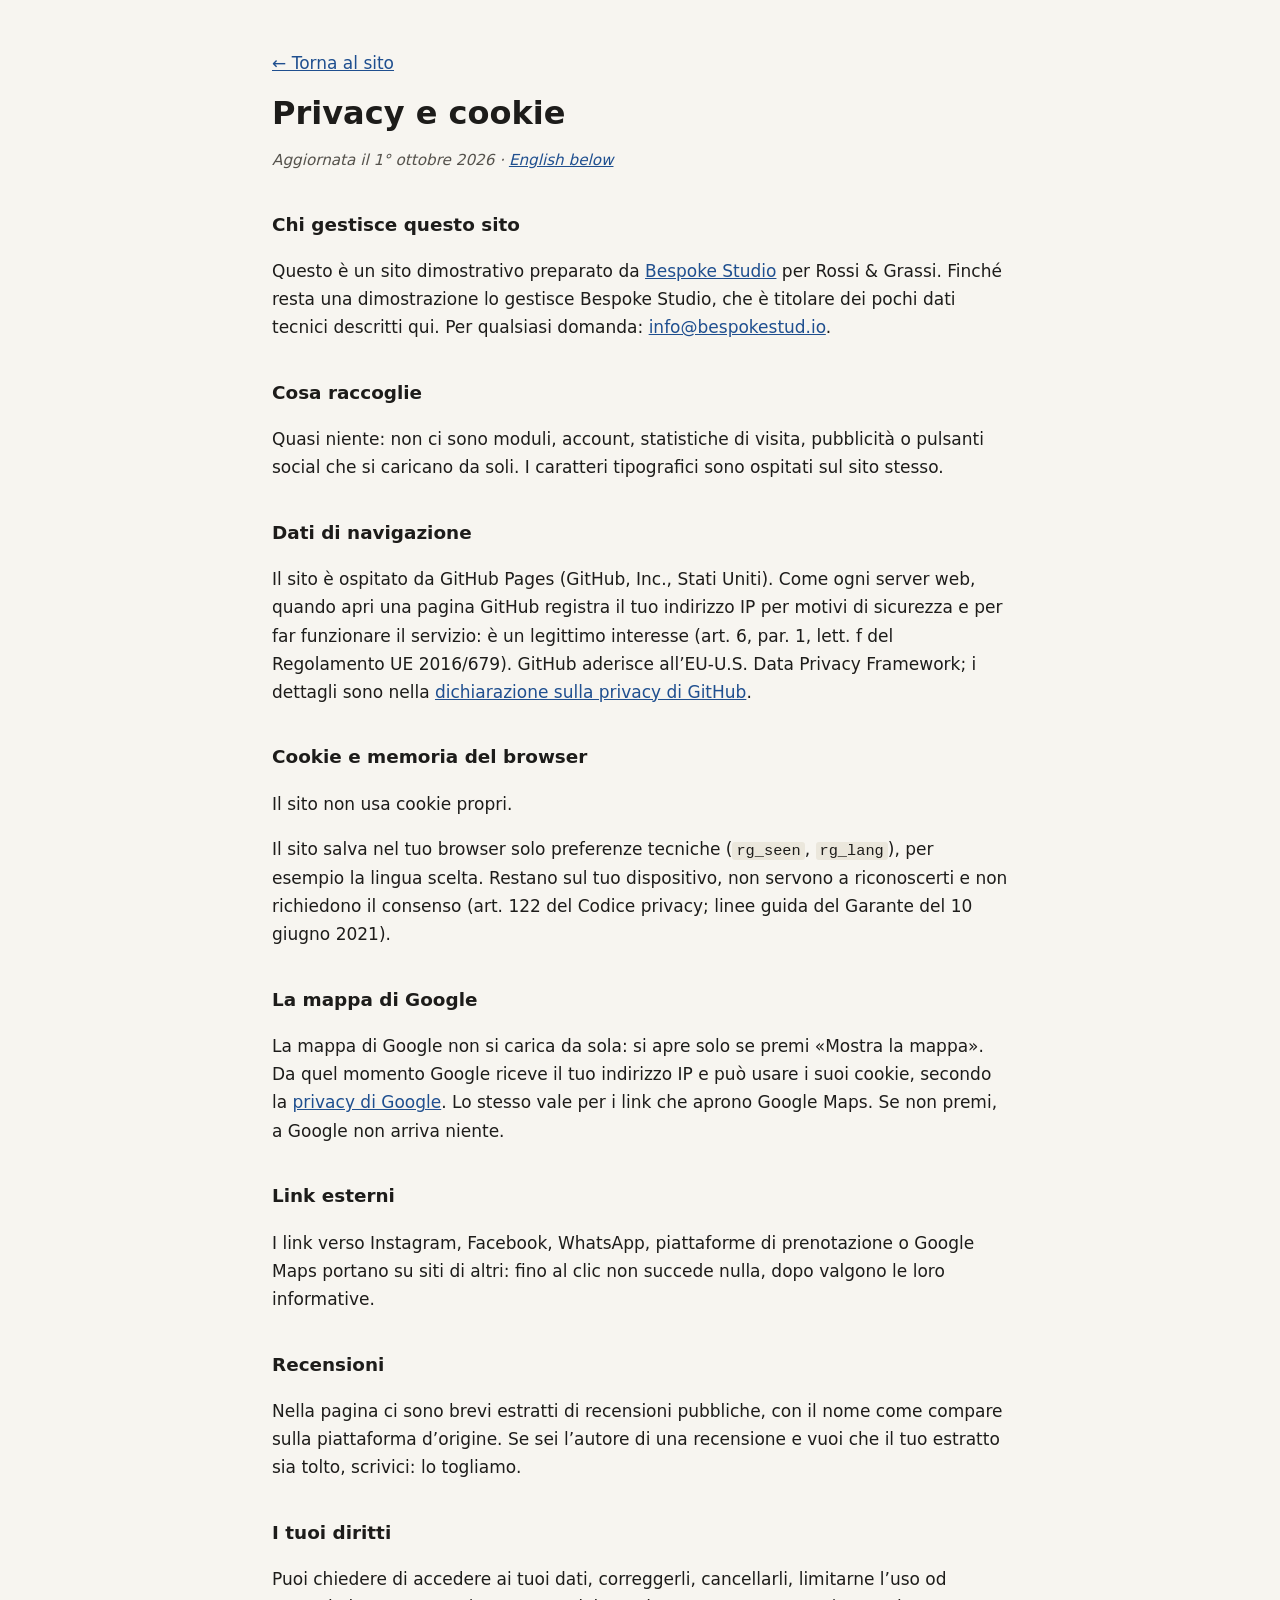
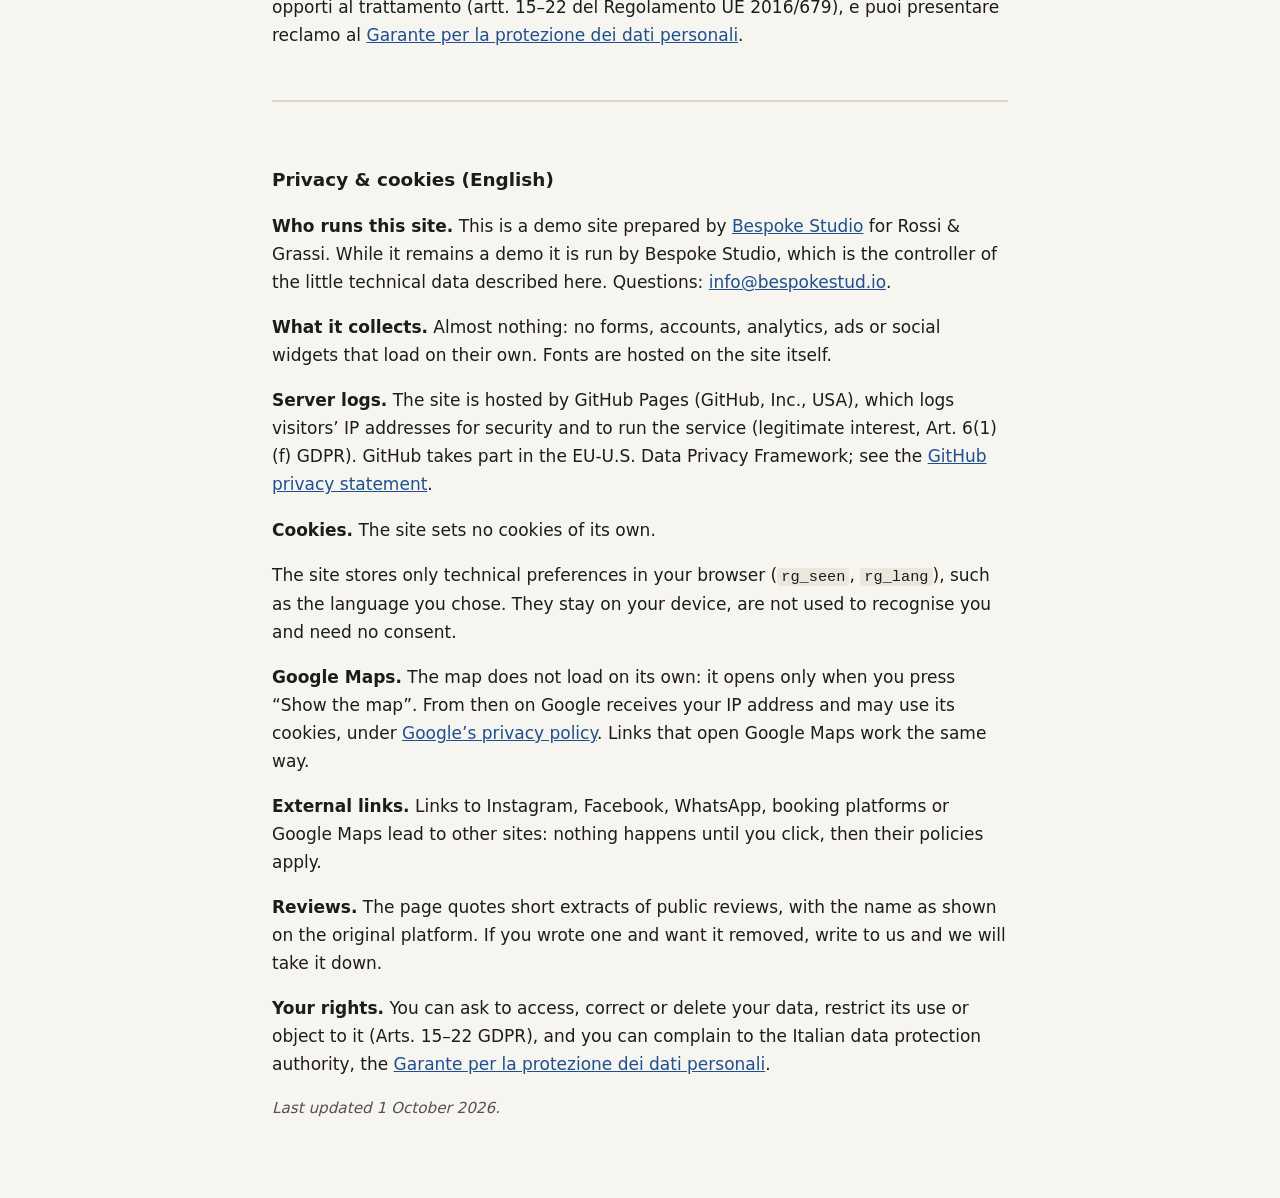
<file: privacy.html>
<!DOCTYPE html>
<html lang="it">
<head>
  <meta charset="UTF-8">
  <meta name="viewport" content="width=device-width, initial-scale=1.0">
  <meta name="robots" content="noindex">
  <title>Privacy e cookie · Rossi &amp; Grassi</title>
  <meta name="description" content="Informativa privacy e cookie del sito Rossi &amp; Grassi.">
  <style>
    body { margin: 0; background: #f7f5f0; color: #1d1c1a; font: 17px/1.65 system-ui, -apple-system, "Segoe UI", Roboto, sans-serif; }
    main { max-width: 46rem; margin: 0 auto; padding: 32px 20px 64px; }
    h1 { font-size: 2rem; line-height: 1.2; margin: 0.4em 0 0.2em; }
    h2 { font-size: 1.15rem; margin: 2em 0 0.4em; }
    a { color: #1f4f8f; }
    .data { color: #55524c; font-style: italic; font-size: 0.95rem; }
    .en { margin-top: 3em; padding-top: 1.5em; border-top: 2px solid #ddd8cc; }
    code { font-size: 0.9em; background: #ebe7dc; padding: 0 4px; border-radius: 3px; }
  </style>
</head>
<body>
<main>
  <p><a href="index.html">← Torna al sito</a></p>
  <h1>Privacy e cookie</h1>
  <p class="data">Aggiornata il 1° ottobre 2026 · <a href="#english" lang="en">English below</a></p>
  <h2>Chi gestisce questo sito</h2>
  <p>Questo è un sito dimostrativo preparato da <a href="https://bespokestud.io" rel="noopener">Bespoke Studio</a> per Rossi &amp; Grassi. Finché resta una dimostrazione lo gestisce Bespoke Studio, che è titolare dei pochi dati tecnici descritti qui. Per qualsiasi domanda: <a href="mailto:info@bespokestud.io">info@bespokestud.io</a>.</p>
  <h2>Cosa raccoglie</h2>
  <p>Quasi niente: non ci sono moduli, account, statistiche di visita, pubblicità o pulsanti social che si caricano da soli. I caratteri tipografici sono ospitati sul sito stesso.</p>
  <h2>Dati di navigazione</h2>
  <p>Il sito è ospitato da GitHub Pages (GitHub, Inc., Stati Uniti). Come ogni server web, quando apri una pagina GitHub registra il tuo indirizzo IP per motivi di sicurezza e per far funzionare il servizio: è un legittimo interesse (art. 6, par. 1, lett. f del Regolamento UE 2016/679). GitHub aderisce all’EU-U.S. Data Privacy Framework; i dettagli sono nella <a href="https://docs.github.com/site-policy/privacy-policies/github-general-privacy-statement" rel="noopener">dichiarazione sulla privacy di GitHub</a>.</p>
  
  <h2>Cookie e memoria del browser</h2>
  <p>Il sito non usa cookie propri.</p>
  <p>Il sito salva nel tuo browser solo preferenze tecniche (<code>rg_seen</code>, <code>rg_lang</code>), per esempio la lingua scelta. Restano sul tuo dispositivo, non servono a riconoscerti e non richiedono il consenso (art. 122 del Codice privacy; linee guida del Garante del 10 giugno 2021).</p>
  <h2>La mappa di Google</h2>
  <p>La mappa di Google non si carica da sola: si apre solo se premi «Mostra la mappa». Da quel momento Google riceve il tuo indirizzo IP e può usare i suoi cookie, secondo la <a href="https://policies.google.com/privacy?hl=it" rel="noopener">privacy di Google</a>. Lo stesso vale per i link che aprono Google Maps. Se non premi, a Google non arriva niente.</p>
  <h2>Link esterni</h2>
  <p>I link verso Instagram, Facebook, WhatsApp, piattaforme di prenotazione o Google Maps portano su siti di altri: fino al clic non succede nulla, dopo valgono le loro informative.</p>
  <h2>Recensioni</h2>
  <p>Nella pagina ci sono brevi estratti di recensioni pubbliche, con il nome come compare sulla piattaforma d’origine. Se sei l’autore di una recensione e vuoi che il tuo estratto sia tolto, scrivici: lo togliamo.</p>
  <h2>I tuoi diritti</h2>
  <p>Puoi chiedere di accedere ai tuoi dati, correggerli, cancellarli, limitarne l’uso od opporti al trattamento (artt. 15–22 del Regolamento UE 2016/679), e puoi presentare reclamo al <a href="https://www.garanteprivacy.it" rel="noopener">Garante per la protezione dei dati personali</a>.</p>
  <div class="en" id="english" lang="en">
    <h2>Privacy &amp; cookies (English)</h2>
    <p><strong>Who runs this site.</strong> This is a demo site prepared by <a href="https://bespokestud.io" rel="noopener">Bespoke Studio</a> for Rossi &amp; Grassi. While it remains a demo it is run by Bespoke Studio, which is the controller of the little technical data described here. Questions: <a href="mailto:info@bespokestud.io">info@bespokestud.io</a>.</p>
    <p><strong>What it collects.</strong> Almost nothing: no forms, accounts, analytics, ads or social widgets that load on their own. Fonts are hosted on the site itself.</p>
    <p><strong>Server logs.</strong> The site is hosted by GitHub Pages (GitHub, Inc., USA), which logs visitors’ IP addresses for security and to run the service (legitimate interest, Art. 6(1)(f) GDPR). GitHub takes part in the EU-U.S. Data Privacy Framework; see the <a href="https://docs.github.com/site-policy/privacy-policies/github-general-privacy-statement" rel="noopener">GitHub privacy statement</a>.</p>
    
    <p><strong>Cookies.</strong> The site sets no cookies of its own.</p>
    <p>The site stores only technical preferences in your browser (<code>rg_seen</code>, <code>rg_lang</code>), such as the language you chose. They stay on your device, are not used to recognise you and need no consent.</p>
    <p><strong>Google Maps.</strong> The map does not load on its own: it opens only when you press “Show the map”. From then on Google receives your IP address and may use its cookies, under <a href="https://policies.google.com/privacy?hl=en" rel="noopener">Google’s privacy policy</a>. Links that open Google Maps work the same way.</p>
    <p><strong>External links.</strong> Links to Instagram, Facebook, WhatsApp, booking platforms or Google Maps lead to other sites: nothing happens until you click, then their policies apply.</p>
    <p><strong>Reviews.</strong> The page quotes short extracts of public reviews, with the name as shown on the original platform. If you wrote one and want it removed, write to us and we will take it down.</p>
    <p><strong>Your rights.</strong> You can ask to access, correct or delete your data, restrict its use or object to it (Arts. 15–22 GDPR), and you can complain to the Italian data protection authority, the <a href="https://www.garanteprivacy.it" rel="noopener">Garante per la protezione dei dati personali</a>.</p>
    <p class="data">Last updated 1 October 2026.</p>
  </div>
</main>
</body>
</html>
</file>
